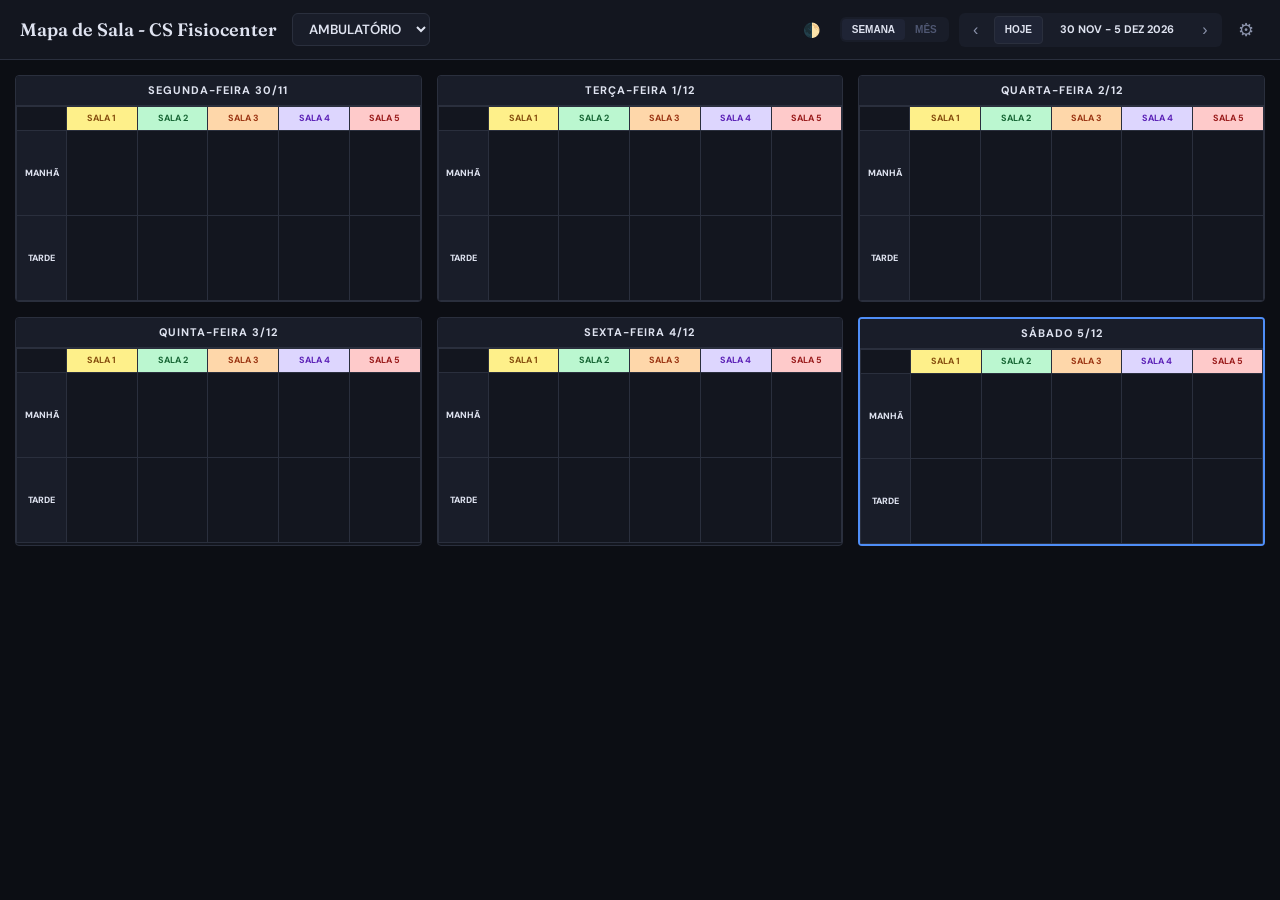
<file: mapa_de_sala_fisiocenter.html>
<!DOCTYPE html>
<html lang="pt-BR">
<head>
<meta charset="UTF-8">
<meta name="viewport" content="width=device-width, initial-scale=1.0">
<title>Mapa de Sala - CS Fisiocenter</title>
<link href="https://fonts.googleapis.com/css2?family=Fraunces:wght@400;600&family=DM+Sans:wght@300;400;500;700&display=swap" rel="stylesheet">
<style>
*{box-sizing:border-box;margin:0;padding:0}
:root {
  --bg:#0c0e14;--s1:#13161f;--s2:#191d29;--s3:#1f2435;--s4:#262d40;
  --border:#2a2f3d;--border2:rgba(255,255,255,0.11);
  --text:#dfe3f0;--t2:#8b93ab;--t3:#4f5772;
  --accent:#4f8ef7;--active:#3ecf8e;--cancel:#e05c5c;--feriado:#d97706;
  --manha:#3b9cf5;--tarde:#f0914a;
  --type-hora:#818cf8;--type-ordem:#fbbf24;
  --r:6px;--rl:12px;
}
body.light-theme {
  --bg:#f0f2f5;--s1:#ffffff;--s2:#f8f9fa;--s3:#e9ecef;--s4:#dee2e6;
  --border:#ccd0d5;--text:#1c1e21;--t2:#606770;--t3:#8d949e;
  --accent:#1877f2;--active:#0f9f6e;--cancel:#d14949;--feriado:#d97706;
}
body{font-family:'DM Sans',sans-serif;background:var(--bg);color:var(--text);min-height:100vh;font-size:12px;line-height:1.2;transition: background 0.3s;}

/* ── TOPBAR ── */
.topbar{position:sticky;top:0;z-index:50;background:var(--s1);border-bottom:1px solid var(--border);padding:0 20px;height:60px;display:flex;align-items:center;gap:15px}
.logo{font-family:'Fraunces',serif;font-size:18px;font-weight:600;color:var(--text);white-space:nowrap}
.unit-selector{flex:1;display:flex;align-items:center}
.unit-select{background:var(--s2);border:1px solid var(--border);border-radius:var(--r);padding:6px 12px;color:var(--text);font-family:inherit;cursor:pointer;outline:none;font-weight:600; text-transform:uppercase;}

.tb-right{display:flex;align-items:center;gap:10px}
.view-switch{display:flex;background:var(--s2);padding:2px;border-radius:var(--r)}
.vs-btn{border:none;background:transparent;padding:5px 10px;font-size:10px;font-weight:700;color:var(--t3);cursor:pointer;border-radius:4px;text-transform:uppercase}
.vs-btn.active{background:var(--s3);color:var(--text)}

.nav-group{display:flex;align-items:center;gap:4px;background:var(--s2);padding:3px;border-radius:var(--r)}
.nav-btn{width:28px;height:28px;background:transparent;border:none;color:var(--t2);cursor:pointer;display:flex;align-items:center;justify-content:center;font-size:16px;border-radius:4px;transition:0.2s;}
.nav-btn:hover{background:var(--s3);color:var(--text)}
.btn-today{padding:0 10px;height:28px;background:var(--s3);border:1px solid var(--border);border-radius:4px;color:var(--text);cursor:pointer;font-size:10px;font-weight:700;text-transform:uppercase}
.nav-label{font-size:11px;font-weight:700;min-width:140px;text-align:center;text-transform:uppercase}

.mass-btn { display: flex; align-items: center; justify-content: center; background: rgba(79,142,247,0.1); color: var(--accent); border: 1px solid rgba(79,142,247,0.3); font-weight: 800; font-size: 10px; padding: 0 10px; border-radius: 4px; height: 28px; cursor: pointer; text-transform: uppercase; transition: 0.2s;}
.mass-btn:hover { background: rgba(79,142,247,0.2); }

/* ── TOOLBAR DE MASSA ── */
.mass-toolbar {
    position: sticky; top: 60px; z-index: 49;
    background: var(--s2); border-bottom: 1px solid var(--border);
    padding: 8px 20px; display: flex; gap: 15px; align-items: center;
    box-shadow: 0 4px 12px rgba(0,0,0,0.1); flex-wrap: wrap;
    animation: slideDown 0.2s ease-out;
}
@keyframes slideDown { from{ transform:translateY(-100%); opacity:0; } to{ transform:translateY(0); opacity:1; } }

/* ── GRID DE CARDS ── */
.content{padding:15px}
.days-grid{display:grid;grid-template-columns:repeat(3, 1fr);gap:15px}

@media (max-width: 1200px) { .days-grid { grid-template-columns: repeat(2, 1fr); } }
@media (max-width: 800px) { .days-grid { grid-template-columns: 1fr; } }

.day-card{background:var(--s1);border:1px solid var(--border);border-radius:4px;overflow:hidden;display:flex;flex-direction:column;min-height:160px; position: relative;}
.day-card.is-active{box-shadow: 0 0 0 2px var(--accent)}

.day-header{background:var(--s2);padding:8px;text-align:center;font-weight:700;font-size:11px;border-bottom:1px solid var(--border);text-transform:uppercase;letter-spacing:1px}

.day-table{width:100%;border-collapse:collapse;table-layout:fixed}
.day-table th, .day-table td{border:1px solid var(--border);padding:4px;position:relative}

.room-th{font-size:9px;padding:6px 2px !important;text-align:center;font-weight:700; text-transform: uppercase;}
.room-color-0{background:#fef08a;color:#854d0e} 
.room-color-1{background:#bbf7d0;color:#166534} 
.room-color-2{background:#fed7aa;color:#9a3412} 
.room-color-3{background:#ddd6fe;color:#5b21b6} 
.room-color-4{background:#fecaca;color:#991b1b} 

.side-label{width:50px;font-weight:800;font-size:9px;text-align:center;background:var(--s2);text-transform:uppercase}

.cell-slot{height:85px;cursor:pointer;transition:0.1s;background:transparent; padding: 3px !important;}
.cell-slot:hover{background:rgba(79, 142, 247, 0.05)}
.cell-slot.drag-over{background:rgba(79, 142, 247, 0.2)}

.mini-slot{height:100%; width:100%; display:flex;flex-direction:column;justify-content:center;align-items:center;text-align:center;padding:4px 2px; border-radius: 4px; gap: 3px; position: relative;}
.mini-slot * { pointer-events: none; } 

/* Cores Base (Tema Escuro) */
.mini-slot.active { background-color: rgba(62, 207, 142, 0.1); border: 1px solid rgba(62, 207, 142, 0.3); }
.mini-slot.canceled { background-color: rgba(224, 92, 92, 0.1); border: 1px solid rgba(224, 92, 92, 0.3); }
.mini-slot.feriado { background-color: rgba(217, 119, 6, 0.15); border: 1px solid rgba(217, 119, 6, 0.4); color: var(--feriado); font-weight: 800; letter-spacing: 1px;}

/* Cores Fortes (Tema Claro) */
body.light-theme .mini-slot.active { background-color: rgba(15, 159, 110, 0.25); border: 1px solid rgba(15, 159, 110, 0.5); }
body.light-theme .mini-slot.canceled { background-color: rgba(209, 73, 73, 0.25); border: 1px solid rgba(209, 73, 73, 0.5); }
body.light-theme .mini-slot.feriado { background-color: rgba(217, 119, 6, 0.25); border: 1px solid rgba(217, 119, 6, 0.5); color: #b45309; }

.mini-name{font-weight:700;color:var(--text);display:block;line-height:1.15; letter-spacing: 0.1px; margin-bottom: 2px; word-break: break-word;}
body.light-theme .mini-name { color: #162033; font-weight: 800; }

.mini-tags { display: flex; flex-direction: column; gap: 3px; width: 100%; align-items: center;}
.mtag { font-size: 6.5px; font-weight: 800; padding: 2px 4px; border-radius: 3px; text-transform: uppercase; line-height: 1; text-align: center; letter-spacing: 0.3px; width: fit-content;}

.mini-slot.canceled .mtag-status { background: rgba(224,92,92,0.15); color: var(--cancel); border: 1px solid rgba(224,92,92,0.25); }
.mtag-nature { background: rgba(79,142,247,0.1); color: var(--accent); border: 1px solid rgba(79,142,247,0.2); }
.mtag-type { background: rgba(129,140,248,0.1); color: var(--type-hora); border: 1px solid rgba(129,140,248,0.3); }

.obs-icon { position: absolute; top: 4px; left: 4px; font-size: 11px; filter: drop-shadow(0px 1px 2px rgba(0,0,0,0.5)); }

/* ── VISÃO MENSAL (COMPACTA) ── */
.month-grid { grid-template-columns: repeat(4, 1fr); }
.month-grid .cell-slot { height: 40px; padding: 1px !important; }
.month-grid .mini-slot { padding: 1px; }
.month-grid .mini-name { font-size: 8px !important; margin-bottom: 0; white-space: nowrap; overflow: hidden; text-overflow: ellipsis; width: 100%; max-width: 100%; display: block; padding: 0 1px;}
.month-grid .day-card { min-height: 100px; }
.month-grid .room-th { font-size: 7px; padding: 3px 1px !important; white-space: nowrap; overflow: hidden; text-overflow: ellipsis; }
.month-grid .side-label { width: 30px; font-size: 7px; }
.month-grid .mini-slot.feriado { font-size: 7px; letter-spacing: 0; }
.month-grid .obs-icon { font-size: 8px; top: 1px; left: 1px; }

@media (max-width: 1400px) { .month-grid { grid-template-columns: repeat(3, 1fr); } }
@media (max-width: 1000px) { .month-grid { grid-template-columns: repeat(2, 1fr); } }

/* ── VISÃO EM MASSA (ULTRA COMPACTA) ── */
.mass-grid { grid-template-columns: repeat(5, 1fr) !important; gap: 8px !important; }
.mass-grid .cell-slot { height: 32px !important; padding: 1px !important; }
.mass-grid .cell-slot:hover { outline: 2px solid var(--accent); outline-offset: -2px; }
.mass-grid .mini-slot { padding: 1px !important; }
.mass-grid .mini-name { font-size: 7.5px !important; margin-bottom: 0; white-space: nowrap; overflow: hidden; text-overflow: ellipsis; display: block; }
.mass-grid .day-card { min-height: 80px !important; }
.mass-grid .room-th { font-size: 6px !important; padding: 2px 1px !important; }
.mass-grid .side-label { width: 22px !important; font-size: 6px !important; }
.mass-grid .day-header { padding: 4px; font-size: 9px; }

@media (max-width: 600px) { .month-grid { grid-template-columns: 1fr; } .mass-grid { grid-template-columns: 1fr !important; } }

/* ── MODALS ── */
.modal-overlay{display:none;position:fixed;inset:0;background:rgba(0,0,0,0.85);backdrop-filter:blur(4px);z-index:200;align-items:center;justify-content:center}
.modal-overlay.open{display:flex}
.modal-card{background:var(--s2);padding:24px;border-radius:var(--r);width:100%;max-width:400px;border:1px solid var(--border2); max-height: 95vh; overflow-y: auto;}
.form-group{margin-bottom:15px}
.form-label{display:block;font-size:10px;color:var(--t3);margin-bottom:6px;text-transform:uppercase;font-weight:800}

.toggle-group{display:flex; gap:6px}
.tgl-btn{flex:1; padding:10px; background:var(--s3); border:1px solid var(--border); border-radius:4px; color:var(--t2); cursor:pointer; font-size:10px; font-weight:700; text-transform:uppercase; transition:0.2s}
.tgl-btn.active{background:var(--accent); color:white; border-color:var(--accent)}

.btn{padding:12px;border-radius:var(--r);cursor:pointer;border:none;font-weight:700;font-size:11px;text-transform:uppercase;transition:0.2s; display: inline-flex; align-items: center; justify-content: center; gap: 5px;}
.btn-primary{background:var(--accent);color:white}
.btn-ghost{background:transparent;border:1px solid var(--border);color:var(--t2)}
.btn-danger{background:rgba(224,92,92,0.1);color:var(--cancel);border:1px solid var(--cancel)}
.btn-edit{background:rgba(79,142,247,0.1);color:var(--accent);border:1px solid var(--accent); padding: 5px 8px; font-size: 10px;}

/* ── CONFIG DRAWER ── */
.cfg-panel{position:fixed;top:0;right:0;bottom:0;width:440px;max-width:92vw;background:var(--s1);border-left:1px solid var(--border);z-index:300;transform:translateX(100%);transition:0.3s cubic-bezier(0.4, 0, 0.2, 1);display:flex;flex-direction:column}
.cfg-panel.open{transform:translateX(0)}
.cfg-tabs{display:flex;border-bottom:1px solid var(--border);background:var(--s2)}
.cfg-tab{padding:15px;font-size:11px;font-weight:800;cursor:pointer;color:var(--t3);flex:1;text-align:center;text-transform:uppercase;border-bottom:2px solid transparent}
.cfg-tab.active{color:var(--accent);border-bottom-color:var(--accent)}
.cfg-body{flex:1;overflow-y:auto;padding:20px}

.cfg-row{display:flex; align-items:center; justify-content:space-between; padding:12px; background:var(--s2); border-radius:var(--r); margin-bottom:8px; border:1px solid var(--border)}
.cfg-row-actions{display:flex; gap:5px;}

.inp, .sel{width:100%;background:var(--s3);border:1px solid var(--border);border-radius:var(--r);padding:10px;color:var(--text);font-family:inherit;outline:none;font-size:13px}

.toast{position:fixed;bottom:24px;right:24px;background:var(--s4);color: white; padding:12px 24px;border-radius:var(--r);z-index:500;box-shadow:0 8px 16px rgba(0,0,0,0.3);font-weight:600;display:none}

.config-badge{background:var(--accent); color: white; padding: 2px 8px; border-radius: 4px; font-size: 9px; font-weight: 900; margin-left: 10px; display: none;}
</style>
</head>
<body class="dark-theme">

<div class="topbar">
  <div class="logo">Mapa de Sala - CS Fisiocenter <span id="cfgBadge" class="config-badge">MODO CONFIG ATIVO</span></div>
  <div class="unit-selector">
    <select class="unit-select" id="unitSelect" onchange="changeUnit(this.value)"></select>
  </div>

  <div class="tb-right">
    <button class="mass-btn" id="massAllocBtn" onclick="toggleMassMode()" style="display:none;" title="Alocação em Massa Rápida">⚡ EM MASSA</button>
    <button class="nav-btn" onclick="toggleTheme()" title="Alternar Tema Claro/Escuro" style="font-size:14px; margin-right:4px;">🌓</button>
    <button class="nav-btn" id="exitCfgBtn" onclick="exitConfigMode()" title="Sair do Modo de Configuração" style="display:none; color: var(--cancel); margin-right:4px; font-size:10px; font-weight:bold; width:auto; padding:0 8px;">SAIR DA CONFIG</button>

    <div class="view-switch">
        <button class="vs-btn active" id="btnWeek" onclick="setView('week')">Semana</button>
        <button class="vs-btn" id="btnMonth" onclick="setView('month')">Mês</button>
    </div>

    <div class="nav-group">
      <button class="nav-btn" onclick="navStep(-1)">‹</button>
      <button class="btn-today" onclick="goToToday()">Hoje</button>
      <div class="nav-label" id="navLabel">...</div>
      <button class="nav-btn" onclick="navStep(1)">›</button>
    </div>
    
    <button class="nav-btn" id="cfgToggleBtn" onclick="handleConfigTrigger()" style="font-size:18px">⚙</button>
  </div>
</div>

<!-- TOOLBAR DE ALOCAÇÃO EM MASSA -->
<div id="massToolbar" class="mass-toolbar" style="display:none;">
    <div style="display:flex; align-items:center; gap: 12px; flex:1;">
        <div style="font-weight: 900; color: var(--accent); font-size: 13px;">⚡ PINCEL DE ALOCAÇÃO</div>
        <div style="width:1px; height:20px; background:var(--border);"></div>

        <label style="font-size:10px; font-weight:bold; color:var(--t3);">MÉDICO</label>
        <select class="sel" id="massToolbarDoc" style="width: 200px; padding: 6px 10px; font-size:11px; margin:0;" onchange="massDocId = this.value"></select>

        <div style="width:1px; height:20px; background:var(--border);"></div>

        <label style="font-size:10px; font-weight:bold; color:var(--t3);">NATUREZA</label>
        <div class="toggle-group" id="tglMassToolbarNature" style="width: 180px;">
          <button class="tgl-btn active" style="padding:6px;" onclick="setTgl('tglMassToolbarNature', this, 'Consulta'); massNature='Consulta'">Consulta</button>
          <button class="tgl-btn" style="padding:6px;" onclick="setTgl('tglMassToolbarNature', this, 'Procedimento'); massNature='Procedimento'">Proc.</button>
        </div>

        <div style="width:1px; height:20px; background:var(--border);"></div>

        <label style="font-size:10px; font-weight:bold; color:var(--t3);">AÇÃO AO CLICAR</label>
        <div class="toggle-group" id="tglMassToolbarStatus" style="width: 320px;">
          <button class="tgl-btn active" style="padding:6px;" onclick="setTgl('tglMassToolbarStatus', this, 'active'); massStatus='active'">Ativo</button>
          <button class="tgl-btn" style="padding:6px;" onclick="setTgl('tglMassToolbarStatus', this, 'canceled'); massStatus='canceled'">Canc.</button>
          <button class="tgl-btn" style="padding:6px;" onclick="setTgl('tglMassToolbarStatus', this, 'feriado'); massStatus='feriado'">Feriado</button>
        </div>

        <div style="width:1px; height:20px; background:var(--border);"></div>

        <label style="font-size:10px; font-weight:bold; color:var(--t3);">ESCOPO</label>
        <button id="btnMassDiaInteiro" class="tgl-btn" style="padding:6px 10px;" onclick="toggleMassDiaInteiro(this)">Dia Inteiro</button>
    </div>
    <button class="btn btn-danger" style="padding: 6px 12px; font-size:10px;" onclick="toggleMassMode()">FECHAR PINCEL</button>
</div>

<div class="content" id="mainContent"></div>

<!-- MODAL ALOCAÇÃO SIMPLES -->
<div class="modal-overlay" id="allocModal">
  <div class="modal-card" onclick="event.stopPropagation()">
    <h3 style="margin-bottom:20px; font-family:'Fraunces'; font-size:18px; color:var(--accent);">Alocar Atendimento</h3>
    <input type="hidden" id="allocKey">
    
    <div class="form-group">
      <label class="form-label">Médico</label>
      <select class="sel" id="allocDocId"></select>
    </div>

    <div class="form-group">
      <label class="form-label">Natureza do Serviço</label>
      <div class="toggle-group" id="tglAllocNature">
          <button class="tgl-btn active" onclick="setTgl('tglAllocNature', this, 'Consulta')">Consulta</button>
          <button class="tgl-btn" onclick="setTgl('tglAllocNature', this, 'Procedimento')">Procedimento</button>
      </div>
    </div>

    <div class="form-group">
      <label class="form-label">Status do Horário</label>
      <div class="toggle-group" id="tglAllocStatus">
          <button class="tgl-btn active" onclick="setTgl('tglAllocStatus', this, 'active')">Ativo</button>
          <button class="tgl-btn" onclick="setTgl('tglAllocStatus', this, 'canceled')">Cancelado</button>
          <button class="tgl-btn" onclick="setTgl('tglAllocStatus', this, 'feriado')">Feriado</button>
      </div>
    </div>

    <div class="form-group" id="scopeGroup">
      <label class="form-label">Aplicar em:</label>
      <div class="toggle-group" id="tglAllocScope">
          <button class="tgl-btn active" onclick="setTgl('tglAllocScope', this, 'periodo')">Este Turno</button>
          <button class="tgl-btn" onclick="setTgl('tglAllocScope', this, 'diatodo')">Dia Todo</button>
      </div>
    </div>

    <div class="form-group">
      <label class="form-label">Observação (Opcional - Exibe Alerta ⚠️)</label>
      <input class="inp" type="text" id="allocObs" placeholder="Ex: paciente preferencial..." autocomplete="off">
    </div>

    <div style="display:flex;gap:10px;margin-top:25px">
      <button class="btn btn-ghost" style="flex:1" onclick="closeAlloc()">Sair</button>
      <button class="btn btn-danger" id="btnDelAlloc" onclick="deleteAllocation()">Limpar</button>
      <button class="btn btn-primary" style="flex:1" onclick="saveAllocation()">Salvar</button>
    </div>
  </div>
</div>

<!-- LOCK/SENHA -->
<div class="modal-overlay" id="lockOverlay" onclick="closeLock()">
  <div class="modal-card" onclick="event.stopPropagation()">
    <h3 style="text-align:center; margin-bottom:15px; font-family:'Fraunces'">🔒 Acesso Restrito</h3>
    <p style="text-align:center; font-size:11px; color:var(--t2); margin-bottom:15px">Digite a senha para habilitar edições, arrastar e alocar médicos.</p>
    <input class="inp" id="lockInp" type="password" placeholder="Digite a senha" style="text-align:center; font-size:18px">
    <div style="display:flex;gap:10px;margin-top:20px">
      <button class="btn btn-ghost" style="flex:1" onclick="closeLock()">Voltar</button>
      <button class="btn btn-primary" style="flex:1" onclick="tryUnlock()">Entrar</button>
    </div>
  </div>
</div>

<!-- CONFIG DRAWER -->
<div class="cfg-panel" id="cfgPanel">
  <div style="padding:15px; border-bottom:1px solid var(--border); display:flex; justify-content:space-between; align-items:center; background:var(--s2)">
    <h3 style="font-family:'Fraunces'">Painel de Controle</h3>
    <button class="btn" style="padding:5px 10px" onclick="closeConfig()">✕</button>
  </div>
  <div class="cfg-tabs">
    <div class="cfg-tab active" id="tabUnidade" onclick="switchCfgTab('unidade')">Unidades</div>
    <div class="cfg-tab" id="tabSalas" onclick="switchCfgTab('salas')">Salas</div>
    <div class="cfg-tab" id="tabMedicos" onclick="switchCfgTab('medicos')">Médicos</div>
  </div>
  <div class="cfg-body" id="cfgBody"></div>
</div>

<div class="toast" id="toast"></div>

<script>
// CONFIGURAÇÕES E ESTADO
const DAYS_PT=['DOMINGO','SEGUNDA-FEIRA','TERÇA-FEIRA','QUARTA-FEIRA','QUINTA-FEIRA','SEXTA-FEIRA','SÁBADO'];
const MONTHS_PT=['JANEIRO','FEVEREIRO','MARÇO','ABRIL','MAIO','JUNHO','JULHO','AGOSTO','SETEMBRO','OUTUBRO','NOVEMBRO','DEZEMBRO'];
const CFG_PASS='admin123';

let S = {
  units: [
    {id:'u1', name:'AMBULATÓRIO', rooms: Array.from({length:5}, (_,i) => ({id:'r'+(i+1), name: `SALA ${i+1}`}))},
    {id:'u2', name:'FISIOTERAPIA', rooms: Array.from({length:7}, (_,i) => ({id:'rf'+(i+1), name: `SALA ${i+1}`}))},
    {id:'u3', name:'ABAETETUBA', rooms: []}
  ],
  doctors: [], slots: {}, currentUnit: 'u1', view: 'week',
  weekAnchor: null, monthYear: new Date().getFullYear(), monthMonth: new Date().getMonth()
};

let configActive = false;
let isMassMode = false;
let massDocId = '';
let massNature = 'Consulta';
let massStatus = 'active';
let massDiaInteiro = false;

let curTgl = { 
    tglPrefix:'Dr.', 
    tglType:'hora', // Garantindo o valor default para Hora Marcada
    tglAllocStatus:'active', 
    tglAllocScope:'periodo',
    tglAllocNature: 'Consulta'
};

// ── FORÇAR TEXTOS (MAIÚSCULAS/TITLE CASE) ──
document.addEventListener('input', function(e) {
    if (e.target.tagName === 'INPUT' && e.target.type === 'text') {
        const start = e.target.selectionStart;
        const end = e.target.selectionEnd;
        let val = e.target.value;
        
        if (e.target.id === 'allocObs' || e.target.id === 'newUnitInp' || e.target.id.startsWith('edit-u-')) {
            e.target.value = val.toUpperCase();
        } else {
            e.target.value = val.toLowerCase().replace(/(?:^|\s)\S/g, function(a) { return a.toUpperCase(); });
        }
        e.target.setSelectionRange(start, end);
    }
});

function save(){ localStorage.setItem('mds_v5_pro_v20', JSON.stringify(S)); }

function init() {
  const saved = localStorage.getItem('mds_v5_pro_v20') || localStorage.getItem('mds_v5_pro_v19');
  if(saved) {
      S = JSON.parse(saved);
      if (S.units && S.units.length > 0) {
          S.doctors.forEach(d => { if (!d.unitId) d.unitId = S.units[0].id; });
          S.units.forEach(u => {
              u.name = u.name.toUpperCase(); 
              u.rooms.forEach(r => {
                  if (/^(consult\.|consultório|fisio)\s+\d+$/i.test(r.name)) {
                      const num = r.name.match(/\d+/)[0];
                      r.name = `SALA ${num}`;
                  }
              });
          });
      }
  }
  if(!S.weekAnchor) goToToday();
  renderUnitSelect();
  renderMain();
}

// SEGURANÇA E ARRASTAR
function handleConfigTrigger() {
    if(configActive) openConfig(); else openLock();
}

// DATAS
function monday(d){ const dt=new Date(d); const day=dt.getDay(); const diff = dt.getDate() - day + (day === 0 ? -6 : 1); return new Date(dt.setDate(diff)); }
function fmt(d){return d.toISOString().split('T')[0]}
function parse(s){const p=s.split('-');return new Date(+p[0],+p[1]-1,+p[2])}

function goToToday() {
  const now = new Date(); 
  S.weekAnchor = fmt(monday(now));
  S.monthYear = now.getFullYear(); S.monthMonth = now.getMonth();
  renderNavLabel(); renderMain(); save();
}

function navStep(dir) {
  if(S.view === 'week') {
    const d = parse(S.weekAnchor); d.setDate(d.getDate() + (dir * 7)); S.weekAnchor = fmt(d);
  } else {
    S.monthMonth += dir; 
    if(S.monthMonth < 0){ S.monthMonth=11; S.monthYear--; } 
    else if(S.monthMonth > 11){ S.monthMonth=0; S.monthYear++; }
  }
  renderNavLabel(); renderMain(); save();
}

function renderNavLabel(){
  const el = document.getElementById('navLabel');
  if(S.view === 'week') {
    const mon=parse(S.weekAnchor); const sat=new Date(mon); sat.setDate(sat.getDate()+5);
    el.textContent = `${mon.getDate()} ${MONTHS_PT[mon.getMonth()].slice(0,3)} - ${sat.getDate()} ${MONTHS_PT[sat.getMonth()].slice(0,3)} ${sat.getFullYear()}`;
  } else {
    el.textContent = `${MONTHS_PT[S.monthMonth]} ${S.monthYear}`;
  }
}

function setView(v){ 
    if (isMassMode && v === 'week') {
        toggleMassMode(); // Fecha o modo massa se forçar voltar pra semana
    }
    S.view=v; renderNavLabel(); renderMain(); save(); 
}

// RENDERIZAÇÃO
function renderMain() {
  const el = document.getElementById('mainContent');
  const unit = S.units.find(u => u.id === S.currentUnit);
  if(!unit) { el.innerHTML = "Unidade não encontrada."; return; }

  let dates = [];
  const isMonthView = S.view === 'month';

  if(!isMonthView) {
    dates = Array.from({length:6}, (_,i) => {
      const d = parse(S.weekAnchor); d.setDate(d.getDate()+i); return fmt(d);
    });
  } else {
    const start = new Date(S.monthYear, S.monthMonth, 1);
    const end = new Date(S.monthYear, S.monthMonth + 1, 0);
    for(let d = new Date(start); d <= end; d.setDate(d.getDate() + 1)) {
        if(d.getDay() !== 0) dates.push(fmt(d));
    }
  }

  // Se estiver em modo massa, injeta a classe mass-grid no lugar de month-grid
  let gridClass = isMonthView ? (isMassMode ? 'mass-grid' : 'month-grid') : '';

  let h = `<div class="days-grid ${gridClass}">`;
  dates.forEach(date => {
    const dt = parse(date);
    const isToday = fmt(new Date()) === date;
    const dayName = DAYS_PT[dt.getDay()];

    h += `
    <div class="day-card" style="${isToday ? 'border:2px solid var(--accent)' : ''}">
      <div class="day-header">${dayName} ${dt.getDate()}/${dt.getMonth()+1}</div>
      <table class="day-table">
        <thead>
          <tr>
            <th style="width:50px"></th>
            ${unit.rooms.map((r,i) => `<th class="room-th room-color-${i%5}">${r.name}</th>`).join('')}
          </tr>
        </thead>
        <tbody>
          ${['manha', 'tarde'].map(p => `
            <tr>
              <td class="side-label">${p === 'manha' ? 'MANHÃ' : 'TARDE'}</td>
              ${unit.rooms.map(r => {
                const key = `${unit.id}|${r.id}|${date}|${p}`;
                const slot = S.slots[key];
                return `
                <td class="cell-slot" id="td-${key}" onclick="openAlloc('${key}')" 
                    ondragover="allowDrop(event)" ondragleave="handleDragLeave(event)" ondrop="handleDrop(event, '${key}')">
                  ${slotHTML(slot, key, isMonthView)}
                </td>`;
              }).join('')}
            </tr>
          `).join('')}
        </tbody>
      </table>
    </div>`;
  });
  h += `</div>`;
  el.innerHTML = h;
}

function slotHTML(slot, key, isMonthView) {
  if(!slot) return '';
  
  const draggableAttr = configActive && !isMassMode ? 'true' : 'false';

  if(slot.status === 'feriado') {
      return `
      <div class="mini-slot feriado" title="FERIADO" draggable="${draggableAttr}" ondragstart="handleDragStart(event, '${key}')">
          ${isMonthView ? 'FER.' : 'FERIADO'}
      </div>`;
  }

  const doc = S.doctors.find(d => d.id === slot.doctorId);
  if(!doc) return '';

  const natureTxt = slot.nature || doc.nature;
  const typeTxt = doc.type || 'hora'; 
  
  const tags = [];
  
  if (!isMonthView) {
      if (slot.status === 'canceled') tags.push(`<span class="mtag mtag-status">CANCELADO</span>`);
      if (natureTxt === 'Procedimento') tags.push(`<span class="mtag mtag-nature">PROCEDIMENTO</span>`);
      // HORA MARCADA restaurado fielmente e fixado. Se doc for tipo 'hora', sempre renderiza a tag.
      if (typeTxt === 'hora') tags.push(`<span class="mtag mtag-type">HORA MARCADA</span>`);
  }

  const typeDisplay = typeTxt === 'hora' ? 'Hora Marcada' : 'Ordem de Chegada';
  let tooltip = `${doc.name}\nEspecialidade: ${doc.spec}\nNatureza: ${natureTxt}\nAtendimento: ${typeDisplay}`;
  
  let obsWarning = '';
  if (slot.obs) {
      obsWarning = `<span class="obs-icon" title="Observação: ${slot.obs}">⚠️</span>`;
      tooltip += `\nObservação: ${slot.obs}`;
  }
  
  let displayNameFull = doc.name.replace(/^(Dr\.|Dra\.)\s+/i, '');
  let displayName = isMonthView ? displayNameFull.split(' ')[0] : displayNameFull;

  let nameStyle = "";
  if (!isMonthView) {
      const len = displayName.length;
      if (len <= 13) nameStyle = 'style="font-size: 13px;"';
      else if (len <= 17) nameStyle = 'style="font-size: 12px;"';
      else nameStyle = 'style="font-size: 11px;"';
  }

  return `
    <div class="mini-slot ${slot.status}" title="${tooltip}" draggable="${draggableAttr}" ondragstart="handleDragStart(event, '${key}')">
        ${obsWarning}
        <span class="mini-name" ${nameStyle}>${displayName}</span>
        ${(!isMonthView && tags.length > 0) ? `<div class="mini-tags">${tags.join('')}</div>` : ''}
    </div>`;
}

// DRAG AND DROP HANDLERS
function handleDragStart(e, key) {
    if(!configActive || isMassMode) return;
    e.dataTransfer.setData("text", key);
}
function allowDrop(e) {
    if(!configActive || isMassMode) return;
    e.preventDefault();
    e.currentTarget.classList.add('drag-over');
}
function handleDragLeave(e) {
    e.currentTarget.classList.remove('drag-over');
}
function handleDrop(e, targetKey) {
    if(!configActive || isMassMode) return;
    e.preventDefault();
    e.currentTarget.classList.remove('drag-over');
    
    const sourceKey = e.dataTransfer.getData("text");
    if(sourceKey === targetKey) return;
    
    const sourceData = S.slots[sourceKey];
    if(!sourceData) return;
    
    const targetData = S.slots[targetKey];
    
    if(targetData) S.slots[sourceKey] = targetData; 
    else delete S.slots[sourceKey];
    
    S.slots[targetKey] = sourceData;
    
    save(); renderMain(); showToast("HORÁRIO MOVIDO COM SUCESSO!");
}

// TOGGLE HANDLER
function setTgl(gid, btn, val) {
    document.querySelectorAll(`#${gid} .tgl-btn`).forEach(b => b.classList.remove('active'));
    btn.classList.add('active');
    
    if(gid === 'tglMassToolbarNature') massNature = val;
    if(gid === 'tglMassToolbarStatus') massStatus = val;
    else curTgl[gid] = val;
}

// ── ALOCAÇÃO EM MASSA (PINTURA / TOGGLE POR CLIQUE INTELIGENTE) ──
function toggleMassMode() {
    isMassMode = !isMassMode;
    const tbar = document.getElementById('massToolbar');
    const btn = document.getElementById('massAllocBtn');

    if(isMassMode) {
        tbar.style.display = 'flex';
        btn.classList.add('active');
        btn.innerHTML = "✖ FECHAR MASSA";
        btn.style.color = "var(--cancel)";
        btn.style.borderColor = "var(--cancel)";
        btn.style.background = "transparent";

        const sel = document.getElementById('massToolbarDoc');
        const unitDocs = S.doctors.filter(d => d.unitId === S.currentUnit);
        const sortedDocs = [...unitDocs].sort((a,b) => {
            const nA = a.name.replace(/^(Dr\.|Dra\.)\s+/i, '').trim();
            const nB = b.name.replace(/^(Dr\.|Dra\.)\s+/i, '').trim();
            return nA.localeCompare(nB);
        });
        sel.innerHTML = `<option value="">-- Escolher Médico --</option>` + sortedDocs.map(d => `<option value="${d.id}">${d.name}</option>`).join('');
        
        massDocId = ''; 
        S.view = 'month'; // Força visualização ultra compacta para pintar a tela inteira
        renderNavLabel();
        
    } else {
        tbar.style.display = 'none';
        btn.classList.remove('active');
        btn.innerHTML = "⚡ EM MASSA";
        btn.style.color = "";
        btn.style.borderColor = "";
        btn.style.background = "";
        massDiaInteiro = false;
        const diaBtn = document.getElementById('btnMassDiaInteiro');
        if (diaBtn) diaBtn.classList.remove('active');
    }
    renderMain();
}

function toggleMassDiaInteiro(btn) {
    massDiaInteiro = !massDiaInteiro;
    btn.classList.toggle('active', massDiaInteiro);
}

function applyMassClickToSlot(key) {
    const parts = key.split('|');
    const unitId = parts[0];
    const date = parts[2];
    const period = parts[3];
    const unit = S.units.find(u => u.id === unitId);
    const otherPeriod = period === 'manha' ? 'tarde' : 'manha';

    if (massDiaInteiro) {
        // Aplica em todos os slots do dia (todas as salas, manhã e tarde)
        const allKeys = [];
        unit.rooms.forEach(r => {
            allKeys.push(`${unitId}|${r.id}|${date}|manha`);
            allKeys.push(`${unitId}|${r.id}|${date}|tarde`);
        });

        const anyFilled = allKeys.some(k => S.slots[k]);

        if (anyFilled) {
            allKeys.forEach(k => { delete S.slots[k]; });
        } else {
            if (massStatus !== 'feriado' && !massDocId) { showToast("SELECIONE O MÉDICO NO MENU SUPERIOR!"); return; }
            allKeys.forEach(k => {
                if (massStatus === 'feriado') {
                    S.slots[k] = { status: 'feriado', doctorId: null };
                } else {
                    S.slots[k] = { doctorId: massDocId, status: massStatus, nature: massNature, obs: '' };
                }
            });
        }
    } else {
        // Lógica original: apenas o slot clicado
        const existing = S.slots[key];
        if (existing) {
            delete S.slots[key];
        } else {
            if (massStatus === 'feriado') {
                S.slots[key] = { status: 'feriado', doctorId: null };
            } else {
                if (!massDocId) { showToast("SELECIONE O MÉDICO NO MENU SUPERIOR!"); return; }
                S.slots[key] = { doctorId: massDocId, status: massStatus, nature: massNature, obs: '' };
            }
        }
    }

    save();
    renderMain();
}


// ALOCAÇÃO SIMPLES (MODAL) E EXCLUSÃO
function openAlloc(key) {
  if(!configActive) { openLock(); return; }
  
  if(isMassMode) { applyMassClickToSlot(key); return; }
  
  const slot = S.slots[key];
  document.getElementById('allocKey').value = key;
  document.getElementById('allocModal').classList.add('open');
  
  const sel = document.getElementById('allocDocId');
  const unitDocs = S.doctors.filter(d => d.unitId === S.currentUnit);
  const sortedDocs = [...unitDocs].sort((a, b) => {
      const nameA = a.name.replace(/^(Dr\.|Dra\.)\s+/i, '').trim();
      const nameB = b.name.replace(/^(Dr\.|Dra\.)\s+/i, '').trim();
      return nameA.localeCompare(nameB);
  });

  sel.innerHTML = `<option value="">Médico...</option>` + sortedDocs.map(d => `<option value="${d.id}" ${slot?.doctorId === d.id ? 'selected' : ''}>${d.name}</option>`).join('');
  
  document.getElementById('btnDelAlloc').style.display = slot ? 'block' : 'none';
  
  const st = slot ? slot.status : 'active';
  const nt = slot ? (slot.nature || 'Consulta') : 'Consulta';
  
  setTgl('tglAllocStatus', document.querySelector(`#tglAllocStatus .tgl-btn[onclick*="'${st}'"]`), st);
  setTgl('tglAllocNature', document.querySelector(`#tglAllocNature .tgl-btn[onclick*="'${nt}'"]`), nt);
  setTgl('tglAllocScope', document.querySelector(`#tglAllocScope .tgl-btn[onclick*="'periodo'"]`), 'periodo');

  document.getElementById('allocObs').value = slot?.obs || '';
}

function closeAlloc() { document.getElementById('allocModal').classList.remove('open'); }

function saveAllocation() {
  const key = document.getElementById('allocKey').value;
  const docId = document.getElementById('allocDocId').value;
  const status = curTgl.tglAllocStatus;
  const scope = curTgl.tglAllocScope;
  const nature = curTgl.tglAllocNature;
  const obs = document.getElementById('allocObs').value.trim();

  if(!docId && status !== 'feriado') { showToast("SELECIONE UM MÉDICO!"); return; }

  const unit = S.units.find(u => u.id === S.currentUnit);
  const parts = key.split('|'); 
  const date = parts[2];
  const period = parts[3];

  if (status === 'feriado') {
      unit.rooms.forEach(room => {
          S.slots[`${unit.id}|${room.id}|${date}|${period}`] = { status: 'feriado', doctorId: null };
          if (scope === 'diatodo') {
              const otherPeriod = period === 'manha' ? 'tarde' : 'manha';
              S.slots[`${unit.id}|${room.id}|${date}|${otherPeriod}`] = { status: 'feriado', doctorId: null };
          }
      });
      showToast(scope === 'diatodo' ? "DIA TODO MARCADO COMO FERIADO" : "TURNO MARCADO COMO FERIADO");
  } else {
      const apply = (k) => {
          S.slots[k] = { doctorId: docId, status: status, nature: nature, obs: obs };
      };
      apply(key);
      if(scope === 'diatodo') {
          const otherKey = `${parts[0]}|${parts[1]}|${parts[2]}|${period === 'manha' ? 'tarde' : 'manha'}`;
          apply(otherKey);
      }
      showToast("ALOCAÇÃO SALVA!");
  }

  save(); closeAlloc(); renderMain();
}

function deleteAllocation() {
    const key = document.getElementById('allocKey').value;
    const scope = curTgl.tglAllocScope;
    const slot = S.slots[key];
    
    const parts = key.split('|'); 
    const unitId = parts[0];
    const roomId = parts[1];
    const date = parts[2];
    const period = parts[3];

    const unit = S.units.find(u => u.id === unitId);
    const remove = (k) => { delete S.slots[k]; };

    if (slot && slot.status === 'feriado') {
        unit.rooms.forEach(r => {
            remove(`${unitId}|${r.id}|${date}|${period}`);
            if (scope === 'diatodo') {
                const otherPeriod = period === 'manha' ? 'tarde' : 'manha';
                remove(`${unitId}|${r.id}|${date}|${otherPeriod}`);
            }
        });
        showToast(scope === 'diatodo' ? "FERIADO REMOVIDO DO DIA TODO" : "FERIADO REMOVIDO DO TURNO");
    } else {
        remove(key);
        if (scope === 'diatodo') {
            const otherPeriod = period === 'manha' ? 'tarde' : 'manha';
            remove(`${unitId}|${roomId}|${date}|${otherPeriod}`);
        }
        showToast("ALOCAÇÃO REMOVIDA!");
    }

    save(); closeAlloc(); renderMain();
}

// CONFIGURAÇÕES E SEGURANÇA
function openLock(){ 
    document.getElementById('lockOverlay').classList.add('open'); 
    document.getElementById('lockInp').value = '';
    setTimeout(() => document.getElementById('lockInp').focus(), 100);
}
function closeLock(){ document.getElementById('lockOverlay').classList.remove('open'); }
function tryUnlock(){ 
    if(document.getElementById('lockInp').value === CFG_PASS){ 
        configActive = true;
        document.getElementById('cfgBadge').style.display = 'inline-block';
        document.getElementById('cfgToggleBtn').style.color = 'var(--active)';
        document.getElementById('exitCfgBtn').style.display = 'flex';
        document.getElementById('massAllocBtn').style.display = 'flex';
        closeLock(); 
        showToast("MODO DE CONFIGURAÇÃO HABILITADO");
        renderMain();
    } else {
        showToast("SENHA INCORRETA");
    }
}

function exitConfigMode() {
    if(isMassMode) toggleMassMode();
    configActive = false;
    document.getElementById('cfgBadge').style.display = 'none';
    document.getElementById('cfgToggleBtn').style.color = '';
    document.getElementById('exitCfgBtn').style.display = 'none';
    document.getElementById('massAllocBtn').style.display = 'none';
    closeConfig(); 
    showToast("MODO DE VISUALIZAÇÃO ATIVO (APENAS LEITURA)");
    renderMain();
}

function toggleTheme() {
    const isLight = document.body.classList.contains('light-theme');
    if(isLight) document.body.classList.replace('light-theme', 'dark-theme');
    else document.body.classList.replace('dark-theme', 'light-theme');
    S.theme = isLight ? 'dark' : 'light';
    save();
}

function openConfig(){ 
    document.getElementById('cfgPanel').classList.add('open'); 
    switchCfgTab('unidade'); 
}
function closeConfig(){ 
    document.getElementById('cfgPanel').classList.remove('open'); 
    renderMain(); 
}

function switchCfgTab(tab) {
  document.querySelectorAll('.cfg-tab').forEach(t => t.classList.remove('active'));
  document.getElementById('tab'+tab.charAt(0).toUpperCase()+tab.slice(1)).classList.add('active');
  renderCfgBody(tab);
}

function renderCfgBody(tab) {
    const body = document.getElementById('cfgBody');
    const unit = S.units.find(u => u.id === S.currentUnit);
    
    if(tab === 'unidade') {
        body.innerHTML = `
            <div class="form-group"><label class="form-label">Cadastrar Nova Unidade</label>
            <div style="display:flex;gap:5px"><input class="inp" type="text" id="newUnitInp" placeholder="NOME DA UNIDADE..."><button class="btn btn-primary" onclick="addUnit()">+</button></div></div>
            <div style="margin-top:20px">${S.units.map(u => `
                <div class="cfg-row" id="row-u-${u.id}">
                    <span id="txt-u-${u.id}">${u.name}</span>
                    <div class="cfg-row-actions">
                        <button class="btn btn-edit" onclick="editUnit('${u.id}')">✎</button>
                        <button class="btn btn-danger" style="padding:5px 10px" onclick="deleteUnit('${u.id}')">✕</button>
                    </div>
                </div>`).join('')}</div>
        `;
    } else if(tab === 'medicos') {
        const unitDocs = S.doctors.filter(d => d.unitId === S.currentUnit);
        body.innerHTML = `
            <div class="form-group" style="margin-bottom:15px;">
                <label class="form-label" style="font-size:11px; text-transform:none; letter-spacing:0;">
                    Adicionando médicos na unidade: <strong style="color:var(--accent); text-transform:uppercase;">${unit.name}</strong>
                </label>
            </div>
            <div style="background:var(--s2);padding:15px;border-radius:4px;border:1px solid var(--border)">
                <div class="form-group"><label class="form-label">Título</label><div class="toggle-group" id="tglPrefix"><button class="tgl-btn active" onclick="setTgl('tglPrefix',this,'Dr.')">Dr.</button><button class="tgl-btn" onclick="setTgl('tglPrefix',this,'Dra.')">Dra.</button></div></div>
                <div class="form-group"><label class="form-label">Nome Completo</label><input type="text" class="inp" id="newDocName"></div>
                <div class="form-group"><label class="form-label">Especialidade</label><input type="text" class="inp" id="newDocSpec"></div>
                <div class="form-group"><label class="form-label">Tipo de Atendimento</label><div class="toggle-group" id="tglType"><button class="tgl-btn active" onclick="setTgl('tglType',this,'hora')">Hora Marcada</button><button class="tgl-btn" onclick="setTgl('tglType',this,'ordem')">Ordem de Chegada</button></div></div>
                <button class="btn btn-primary" style="width:100%" onclick="addDoctor()">Cadastrar Médico</button>
            </div>
            <div style="margin-top:20px">${unitDocs.map(d => `
                <div class="cfg-row" id="row-d-${d.id}">
                    <div style="display:flex; flex-direction:column">
                        <strong id="txt-d-name-${d.id}">${d.name}</strong>
                        <small id="txt-d-spec-${d.id}">${d.spec}</small>
                    </div>
                    <div class="cfg-row-actions">
                        <button class="btn btn-edit" onclick="editDoctor('${d.id}')">✎</button>
                        <button class="btn btn-danger" style="padding:5px 10px" onclick="deleteDoctor('${d.id}')">✕</button>
                    </div>
                </div>`).join('')}
            </div>
        `;
    } else {
        body.innerHTML = `
            <div class="form-group"><label class="form-label">Adicionar Sala em: <strong style="color:var(--accent); text-transform:uppercase;">${unit.name}</strong></label>
            <div style="display:flex;gap:5px"><input class="inp" type="text" id="newRoomInp" placeholder="Ex: SALA 6"><button class="btn btn-primary" onclick="addRoom()">+</button></div></div>
            <div style="margin-top:20px">${unit.rooms.map(r => `
                <div class="cfg-row" id="row-r-${r.id}">
                    <span id="txt-r-${r.id}">${r.name}</span>
                    <div class="cfg-row-actions">
                        <button class="btn btn-edit" onclick="editRoom('${r.id}')">✎</button>
                        <button class="btn btn-danger" style="padding:5px 10px" onclick="deleteRoom('${r.id}')">✕</button>
                    </div>
                </div>`).join('')}</div>
        `;
    }
}

// EDIÇÃO DE DADOS
function editUnit(id) {
    const u = S.units.find(x => x.id === id);
    const row = document.getElementById(`row-u-${id}`);
    row.innerHTML = `
        <input class="inp" type="text" id="edit-u-${id}" value="${u.name}" style="flex:1; margin-right:5px; text-transform:uppercase;">
        <button class="btn btn-primary" style="padding:5px 10px" onclick="saveUnitEdit('${id}')">✓</button>
    `;
}
function saveUnitEdit(id) {
    const val = document.getElementById(`edit-u-${id}`).value.toUpperCase();
    const u = S.units.find(x => x.id === id);
    if(val && u) { u.name = val; save(); renderCfgBody('unidade'); renderUnitSelect(); }
}

function editRoom(id) {
    const unit = S.units.find(u => u.id === S.currentUnit);
    const room = unit.rooms.find(r => r.id === id);
    const row = document.getElementById(`row-r-${id}`);
    row.innerHTML = `
        <input class="inp" type="text" id="edit-r-${id}" value="${room.name}" style="flex:1; margin-right:5px">
        <button class="btn btn-primary" style="padding:5px 10px" onclick="saveRoomEdit('${id}')">✓</button>
    `;
}
function saveRoomEdit(id) {
    const val = document.getElementById(`edit-r-${id}`).value;
    const unit = S.units.find(u => u.id === S.currentUnit);
    const room = unit.rooms.find(r => r.id === id);
    if(val && room) { room.name = val; save(); renderCfgBody('salas'); }
}

function setEditTgl(gid, btn) {
    document.querySelectorAll(`#${gid} .tgl-btn`).forEach(b => b.classList.remove('active'));
    btn.classList.add('active');
}

function editDoctor(id) {
    const d = S.doctors.find(x => x.id === id);
    const row = document.getElementById(`row-d-${id}`);
    
    let prefix = d.name.startsWith('Dra.') ? 'Dra.' : 'Dr.';
    let cleanName = d.name.replace('Dr. ', '').replace('Dra. ', '');
    let type = d.type || 'hora';

    row.innerHTML = `
        <div style="display:flex; flex-direction:column; flex:1; gap:8px">
            <div class="toggle-group" id="edit-tglPrefix-${id}">
                <button class="tgl-btn ${prefix === 'Dr.' ? 'active' : ''}" data-val="Dr." onclick="setEditTgl('edit-tglPrefix-${id}', this)">Dr.</button>
                <button class="tgl-btn ${prefix === 'Dra.' ? 'active' : ''}" data-val="Dra." onclick="setEditTgl('edit-tglPrefix-${id}', this)">Dra.</button>
            </div>
            <input type="text" class="inp" id="edit-d-name-${id}" value="${cleanName}" placeholder="Nome">
            <input type="text" class="inp" id="edit-d-spec-${id}" value="${d.spec}" placeholder="Especialidade">
            <div class="toggle-group" id="edit-tglType-${id}">
                <button class="tgl-btn ${type === 'hora' ? 'active' : ''}" data-val="hora" onclick="setEditTgl('edit-tglType-${id}', this)">Hora Marcada</button>
                <button class="tgl-btn ${type === 'ordem' ? 'active' : ''}" data-val="ordem" onclick="setEditTgl('edit-tglType-${id}', this)">Ordem de Chegada</button>
            </div>
        </div>
        <div style="display:flex; flex-direction:column; gap:5px; margin-left:10px; align-items:center; justify-content:center;">
            <button class="btn btn-primary" style="padding:10px" onclick="saveDoctorEdit('${id}')" title="Salvar Alterações">✓</button>
            <button class="btn btn-ghost" style="padding:10px" onclick="renderCfgBody('medicos')" title="Cancelar">✕</button>
        </div>
    `;
}

function saveDoctorEdit(id) {
    const cleanName = document.getElementById(`edit-d-name-${id}`).value;
    const spec = document.getElementById(`edit-d-spec-${id}`).value;
    
    const prefixBtn = document.querySelector(`#edit-tglPrefix-${id} .active`);
    const prefix = prefixBtn ? prefixBtn.getAttribute('data-val') : 'Dr.';
    
    const typeBtn = document.querySelector(`#edit-tglType-${id} .active`);
    const type = typeBtn ? typeBtn.getAttribute('data-val') : 'hora';

    const d = S.doctors.find(x => x.id === id);
    if(cleanName && d) { 
        d.name = prefix + ' ' + cleanName; 
        d.spec = spec; 
        d.type = type;
        save(); 
        renderCfgBody('medicos'); 
        showToast('MÉDICO ATUALIZADO COM SUCESSO!');
    }
}

// OPERAÇÕES BASICAS
function addUnit(){ const v=document.getElementById('newUnitInp').value.toUpperCase(); if(!v)return; S.units.push({id:'u'+Date.now(), name:v, rooms:[]}); save(); renderUnitSelect(); renderCfgBody('unidade'); }
function deleteUnit(id){ if(!confirm("EXCLUIR UNIDADE?"))return; S.units=S.units.filter(u=>u.id!==id); if(S.currentUnit===id)S.currentUnit=S.units[0]?.id||null; save(); renderUnitSelect(); renderCfgBody('unidade'); }

function addRoom(){ const v=document.getElementById('newRoomInp').value; const unit=S.units.find(u=>u.id===S.currentUnit); if(!v||!unit)return; unit.rooms.push({id:'r'+Date.now(), name:v}); save(); renderCfgBody('salas'); }
function deleteRoom(id){ const unit=S.units.find(u=>u.id===S.currentUnit); if(!unit)return; unit.rooms=unit.rooms.filter(r=>r.id!==id); save(); renderCfgBody('salas'); }

function addDoctor(){
    const name=document.getElementById('newDocName').value; if(!name)return;
    const spec=document.getElementById('newDocSpec').value || 'Geral';
    S.doctors.push({id:'d'+Date.now(), name: curTgl.tglPrefix+' '+name, spec, type: curTgl.tglType, unitId: S.currentUnit});
    save(); renderCfgBody('medicos'); showToast("MÉDICO CADASTRADO NA UNIDADE ATUAL.");
}
function deleteDoctor(id){ if(!confirm("EXCLUIR MÉDICO?")) return; S.doctors=S.doctors.filter(d=>d.id!==id); save(); renderCfgBody('medicos'); }

function renderUnitSelect() { document.getElementById('unitSelect').innerHTML = S.units.map(u => `<option value="${u.id}" ${S.currentUnit===u.id?'selected':''}>${u.name}</option>`).join(''); }

function changeUnit(id) { 
    S.currentUnit=id; 
    
    if (isMassMode) {
        const sel = document.getElementById('massToolbarDoc');
        const unitDocs = S.doctors.filter(d => d.unitId === S.currentUnit);
        const sortedDocs = [...unitDocs].sort((a,b) => {
            const nA = a.name.replace(/^(Dr\.|Dra\.)\s+/i, '').trim();
            const nB = b.name.replace(/^(Dr\.|Dra\.)\s+/i, '').trim();
            return nA.localeCompare(nB);
        });
        sel.innerHTML = `<option value="">-- Escolher Médico --</option>` + sortedDocs.map(d => `<option value="${d.id}">${d.name}</option>`).join('');
        massDocId = ''; 
    }

    renderMain(); 
    if (document.getElementById('cfgPanel').classList.contains('open')) {
        const activeTabId = document.querySelector('.cfg-tab.active').id;
        if (activeTabId === 'tabSalas') renderCfgBody('salas');
        else if (activeTabId === 'tabMedicos') renderCfgBody('medicos');
    }
    save(); 
}

function showToast(m){ const t=document.getElementById('toast'); t.textContent=m.toUpperCase(); t.style.display='block'; setTimeout(()=>t.style.display='none', 2500); }

init();
</script>
</body>
</html>
</file>
